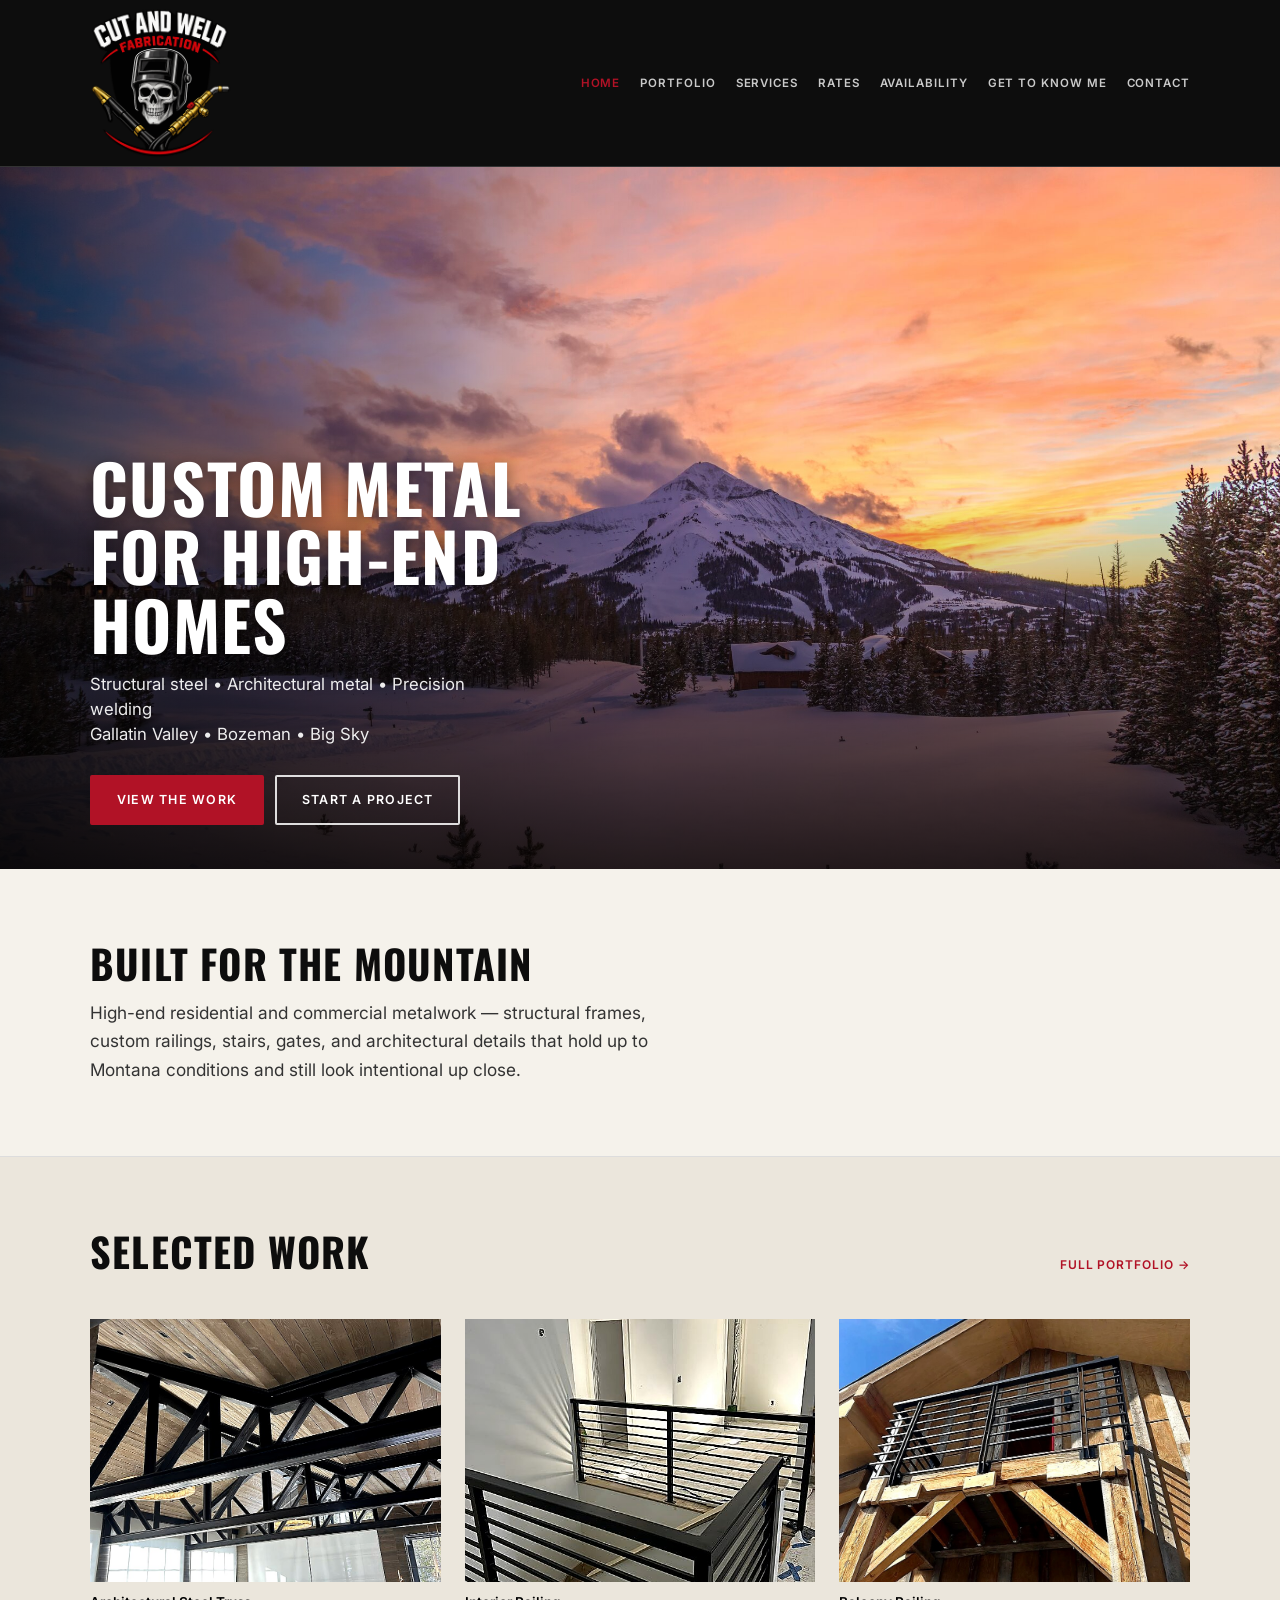
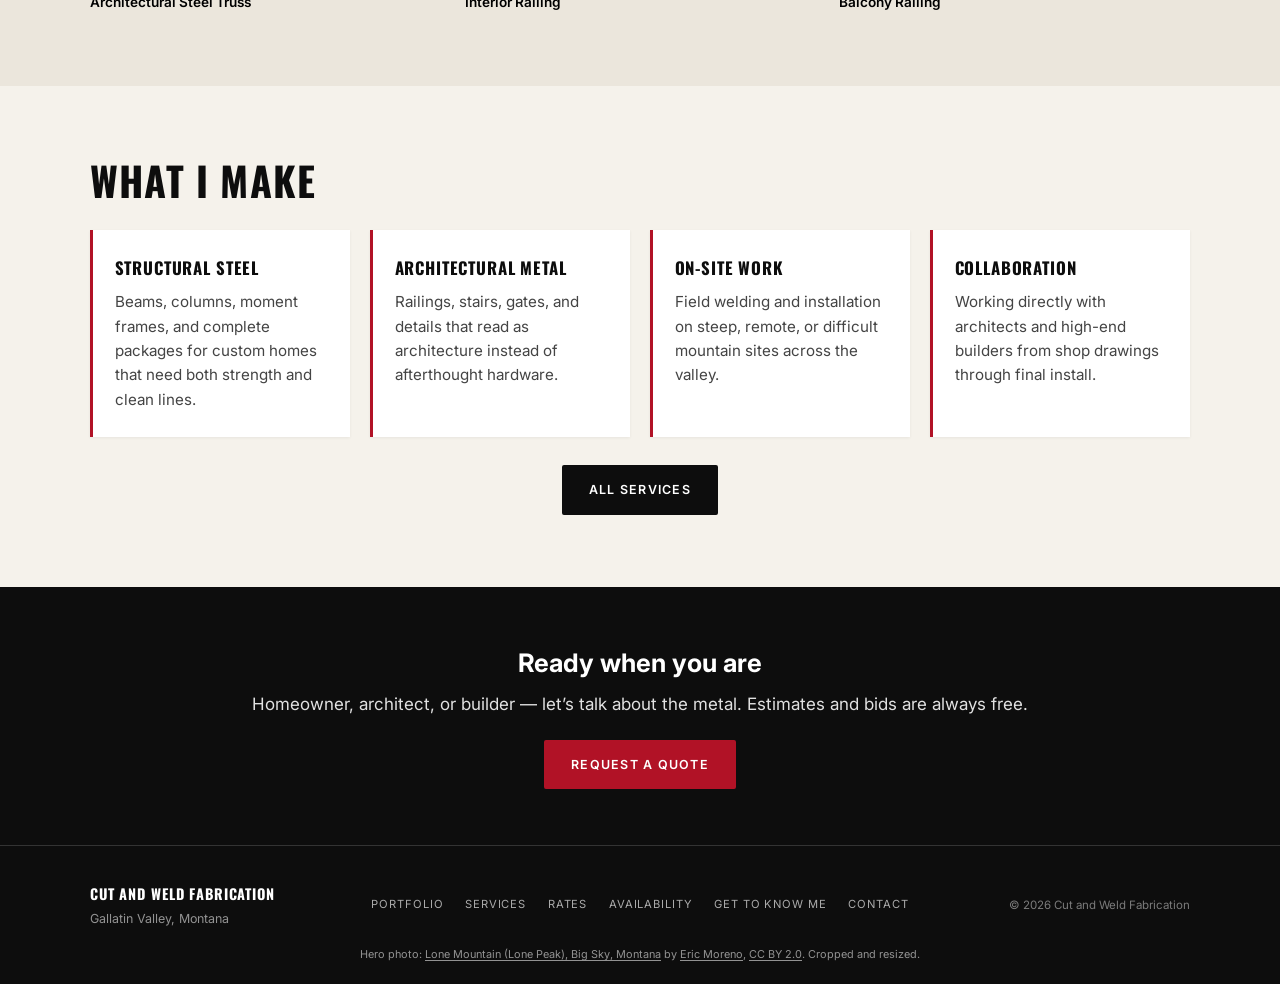
<file: index.html>
<!DOCTYPE html>
<html lang="en">
<head>
  <meta charset="UTF-8">
  <meta name="viewport" content="width=device-width, initial-scale=1.0">
  <title>CUT AND WELD FABRICATION | High-End Metalwork | Gallatin Valley, MT</title>
  <meta name="description" content="Custom structural and architectural metal fabrication for high-end residential and commercial projects in the Gallatin Valley, Bozeman, and Big Sky, Montana.">
  <link rel="stylesheet" href="styles.css">
  <link rel="preload" as="image" href="images/lone-peak.jpg" media="(min-width: 721px)">
  <link rel="preload" as="image" href="images/lone-peak-1280.jpg" media="(max-width: 720px)">
  <link rel="icon" type="image/png" href="favicon.png">
  <link rel="apple-touch-icon" href="apple-touch-icon.png">
</head>
<body>
  <header class="site-header">
    <div class="container header-inner">
      <a href="index.html" class="logo logo-img">
        <img src="logo.png" alt="Cut and Weld Fabrication" class="logo-svg" width="600" height="637">
      </a>
      <button class="nav-toggle" aria-label="Toggle menu">☰</button>
      <nav class="main-nav">
        <a href="index.html" class="active">Home</a>
        <a href="portfolio.html">Portfolio</a>
        <a href="services.html">Services</a>
        <a href="rates.html">Rates</a>
        <a href="availability.html">Availability</a>
        <a href="about.html">Get to Know Me</a>
        <a href="contact.html">Contact</a>
      </nav>
    </div>
  </header>

  <section class="hero">
    <div class="container hero-content">
      <h1>Custom Metal<br>for High-End<br>Homes</h1>
      <p class="hero-sub">Structural steel • Architectural metal • Precision welding<br>Gallatin Valley • Bozeman • Big Sky</p>
      <div class="hero-ctas">
        <a href="portfolio.html" class="btn btn-primary">View the Work</a>
        <a href="contact.html" class="btn btn-outline">Start a Project</a>
      </div>
    </div>
  </section>

  <section class="section credibility">
    <div class="container">
      <h2>Built for the Mountain</h2>
      <p class="lead">High-end residential and commercial metalwork — structural frames, custom railings, stairs, gates, and architectural details that hold up to Montana conditions and still look intentional up close.</p>
    </div>
  </section>

  <section class="section featured bg-cream">
    <div class="container">
      <div class="section-header">
        <h2>Selected Work</h2>
        <a href="portfolio.html" class="link-arrow">Full Portfolio →</a>
      </div>
      <div class="gallery-grid preview-grid">
        <div class="gallery-item">
          <img src="architectural-truss.jpg" alt="Architectural steel truss" loading="lazy">
          <p>Architectural Steel Truss</p>
        </div>
        <div class="gallery-item">
          <img src="railing-interior-horizontal.jpg" alt="Interior railing" loading="lazy">
          <p>Interior Railing</p>
        </div>
        <div class="gallery-item">
          <img src="balcony-railing.jpg" alt="Balcony railing" loading="lazy">
          <p>Balcony Railing</p>
        </div>
      </div>
    </div>
  </section>

  <section class="section services-snap">
    <div class="container">
      <h2>What I Make</h2>
      <div class="services-grid">
        <div class="service-card">
          <h3>Structural Steel</h3>
          <p>Beams, columns, moment frames, and complete packages for custom homes that need both strength and clean lines.</p>
        </div>
        <div class="service-card">
          <h3>Architectural Metal</h3>
          <p>Railings, stairs, gates, and details that read as architecture instead of afterthought hardware.</p>
        </div>
        <div class="service-card">
          <h3>On-Site Work</h3>
          <p>Field welding and installation on steep, remote, or difficult mountain sites across the valley.</p>
        </div>
        <div class="service-card">
          <h3>Collaboration</h3>
          <p>Working directly with architects and high-end builders from shop drawings through final install.</p>
        </div>
      </div>
      <div class="text-center mt-2">
        <a href="services.html" class="btn btn-dark">All Services</a>
      </div>
    </div>
  </section>

  <section class="cta-band">
    <div class="container">
      <h2>Ready when you are</h2>
      <p>Homeowner, architect, or builder — let’s talk about the metal. Estimates and bids are always free.</p>
      <a href="contact.html" class="btn btn-primary">Request a Quote</a>
    </div>
  </section>

  <footer class="site-footer">
    <div class="container footer-inner">
      <div class="footer-brand">
        <strong>CUT AND WELD FABRICATION</strong>
        <p>Gallatin Valley, Montana</p>
      </div>
      <div class="footer-links">
        <a href="portfolio.html">Portfolio</a>
        <a href="services.html">Services</a>
        <a href="rates.html">Rates</a>
        <a href="availability.html">Availability</a>
        <a href="about.html">Get to Know Me</a>
        <a href="contact.html">Contact</a>
      </div>
      <div class="footer-copy">
        <p>&copy; 2026 Cut and Weld Fabrication</p>
      </div>
    </div>
    <div class="container">
      <p class="photo-credit">Hero photo: <a href="https://commons.wikimedia.org/wiki/File:Lone_Mountain_Sunset_(32727260230).jpg">Lone Mountain (Lone Peak), Big Sky, Montana</a> by <a href="https://www.flickr.com/photos/emotakespictures/32727260230/">Eric Moreno</a>, <a href="https://creativecommons.org/licenses/by/2.0/">CC BY 2.0</a>. Cropped and resized.</p>
    </div>
  </footer>

  <div class="email-popup-overlay" id="emailPopup" aria-hidden="true">
    <div class="email-popup" role="dialog" aria-labelledby="popup-title">
      <button type="button" class="email-popup-close" id="popupClose" aria-label="Close">&times;</button>
      <h3 id="popup-title">Stay Connected</h3>
      <p>Get updates on availability and project highlights from Cut and Weld Fabrication.</p>
      <form id="popupEmailForm" action="mailto:cutandweldfab@gmail.com" method="POST" enctype="text/plain">
        <input type="email" name="email" placeholder="Your email" required>
        <button type="submit" class="btn btn-primary">Join the List</button>
      </form>
    </div>
  </div>

  <script src="script.js"></script>
</body>
</html>
</file>
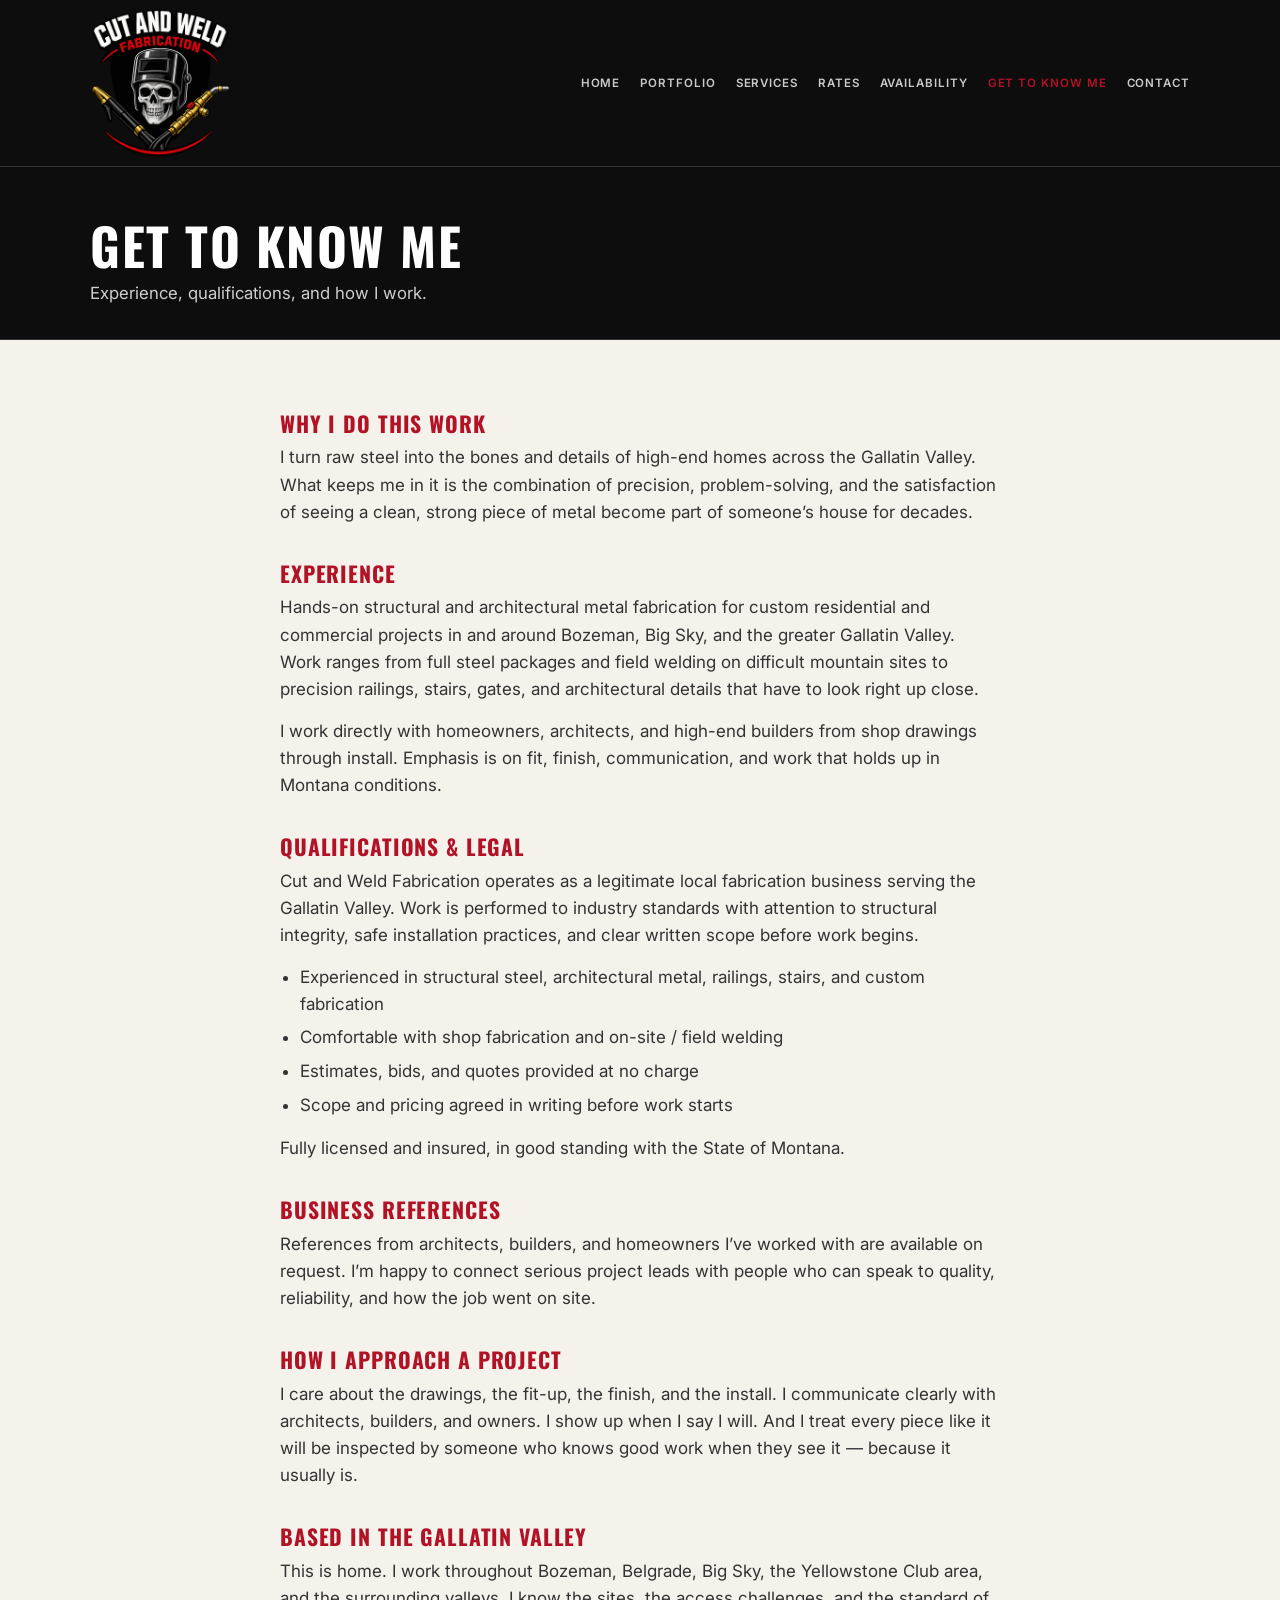
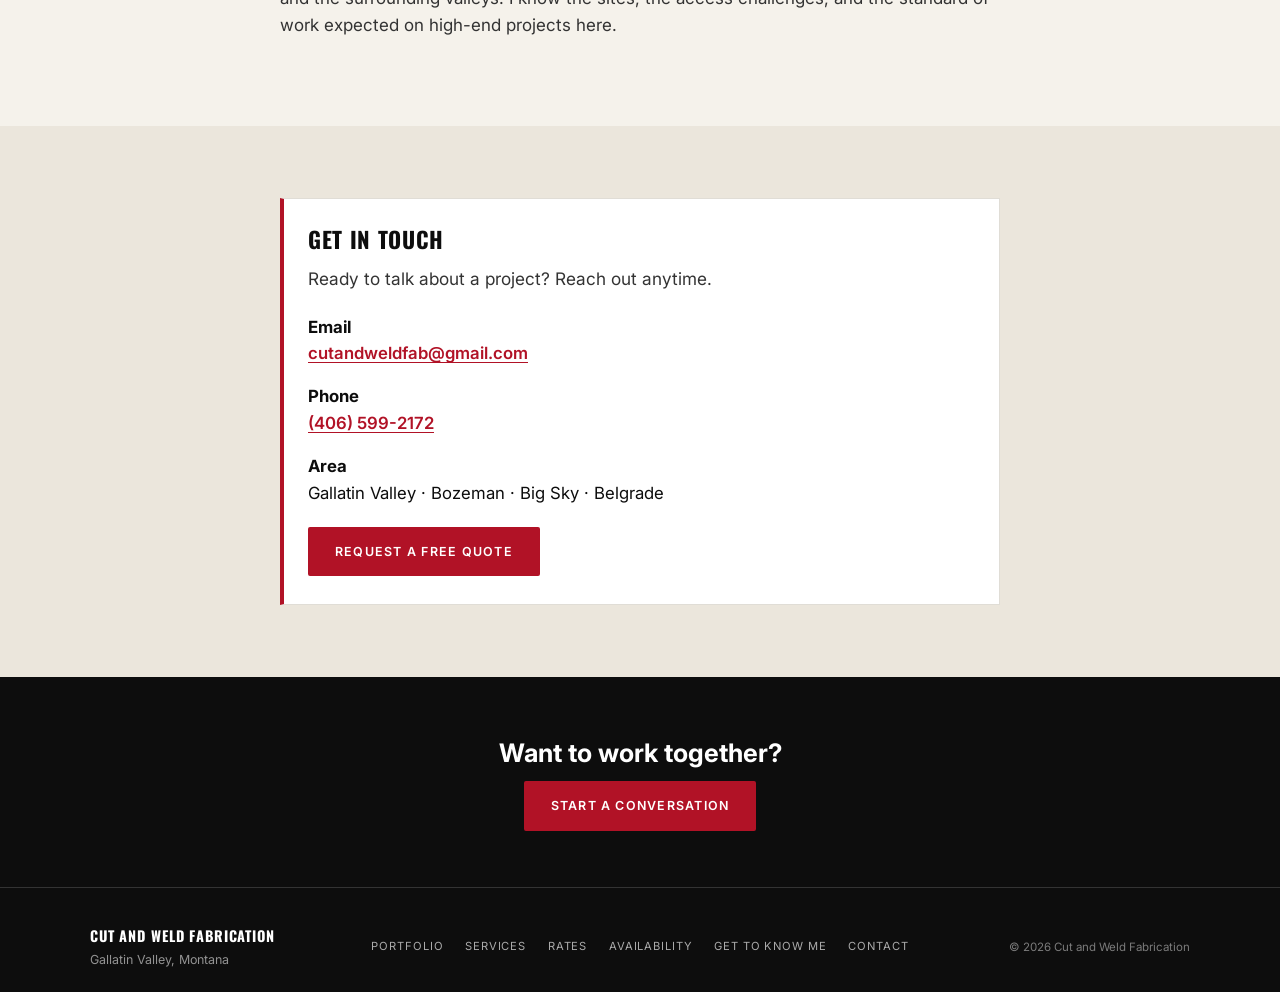
<file: about.html>
<!DOCTYPE html>
<html lang="en">
<head>
  <meta charset="UTF-8">
  <meta name="viewport" content="width=device-width, initial-scale=1.0">
  <title>Get to Know Me | CUT AND WELD FABRICATION</title>
  <meta name="description" content="Experience, qualifications, and references for Cut and Weld Fabrication — high-end metalwork in the Gallatin Valley, Montana.">
  <link rel="stylesheet" href="styles.css">
  <link rel="icon" type="image/png" href="favicon.png">
  <link rel="apple-touch-icon" href="apple-touch-icon.png">
</head>
<body>
  <header class="site-header">
    <div class="container header-inner">
      <a href="index.html" class="logo logo-img">
        <img src="logo.png" alt="Cut and Weld Fabrication" class="logo-svg" width="600" height="637">
      </a>
      <button class="nav-toggle" aria-label="Toggle menu">☰</button>
      <nav class="main-nav">
        <a href="index.html">Home</a>
        <a href="portfolio.html">Portfolio</a>
        <a href="services.html">Services</a>
        <a href="rates.html">Rates</a>
        <a href="availability.html">Availability</a>
        <a href="about.html" class="active">Get to Know Me</a>
        <a href="contact.html">Contact</a>
      </nav>
    </div>
  </header>

  <section class="page-hero">
    <div class="container">
      <h1>Get to Know Me</h1>
      <p>Experience, qualifications, and how I work.</p>
    </div>
  </section>

  <section class="section">
    <div class="container narrow">
      <div class="about-content">
        <h2>Why I Do This Work</h2>
        <p>I turn raw steel into the bones and details of high-end homes across the Gallatin Valley. What keeps me in it is the combination of precision, problem-solving, and the satisfaction of seeing a clean, strong piece of metal become part of someone’s house for decades.</p>

        <h2>Experience</h2>
        <p>Hands-on structural and architectural metal fabrication for custom residential and commercial projects in and around Bozeman, Big Sky, and the greater Gallatin Valley. Work ranges from full steel packages and field welding on difficult mountain sites to precision railings, stairs, gates, and architectural details that have to look right up close.</p>
        <p>I work directly with homeowners, architects, and high-end builders from shop drawings through install. Emphasis is on fit, finish, communication, and work that holds up in Montana conditions.</p>

        <h2>Qualifications & Legal</h2>
        <p>Cut and Weld Fabrication operates as a legitimate local fabrication business serving the Gallatin Valley. Work is performed to industry standards with attention to structural integrity, safe installation practices, and clear written scope before work begins.</p>
        <ul class="qual-list">
          <li>Experienced in structural steel, architectural metal, railings, stairs, and custom fabrication</li>
          <li>Comfortable with shop fabrication and on-site / field welding</li>
          <li>Estimates, bids, and quotes provided at no charge</li>
          <li>Scope and pricing agreed in writing before work starts</li>
        </ul>
        <p>Fully licensed and insured, in good standing with the State of Montana.</p>

        <h2>Business References</h2>
        <p>References from architects, builders, and homeowners I’ve worked with are available on request. I’m happy to connect serious project leads with people who can speak to quality, reliability, and how the job went on site.</p>

        <h2>How I Approach a Project</h2>
        <p>I care about the drawings, the fit-up, the finish, and the install. I communicate clearly with architects, builders, and owners. I show up when I say I will. And I treat every piece like it will be inspected by someone who knows good work when they see it — because it usually is.</p>

        <h2>Based in the Gallatin Valley</h2>
        <p>This is home. I work throughout Bozeman, Belgrade, Big Sky, the Yellowstone Club area, and the surrounding valleys. I know the sites, the access challenges, and the standard of work expected on high-end projects here.</p>
      </div>
    </div>
  </section>

  <section class="section bg-cream">
    <div class="container narrow">
      <div class="contact-spotlight">
        <h2>Get in Touch</h2>
        <p class="lead" style="margin-bottom:1.25rem">Ready to talk about a project? Reach out anytime.</p>
        <p class="contact-line"><strong>Email</strong><br><a href="mailto:cutandweldfab@gmail.com">cutandweldfab@gmail.com</a></p>
        <p class="contact-line"><strong>Phone</strong><br><a href="tel:+14065992172">(406) 599-2172</a></p>
        <p class="contact-line"><strong>Area</strong><br>Gallatin Valley · Bozeman · Big Sky · Belgrade</p>
        <p style="margin-top:1.25rem"><a href="contact.html" class="btn btn-primary">Request a Free Quote</a></p>
      </div>
    </div>
  </section>

  <section class="cta-band">
    <div class="container">
      <h2>Want to work together?</h2>
      <a href="contact.html" class="btn btn-primary">Start a Conversation</a>
    </div>
  </section>

  <footer class="site-footer">
    <div class="container footer-inner">
      <div class="footer-brand">
        <strong>CUT AND WELD FABRICATION</strong>
        <p>Gallatin Valley, Montana</p>
      </div>
      <div class="footer-links">
        <a href="portfolio.html">Portfolio</a>
        <a href="services.html">Services</a>
        <a href="rates.html">Rates</a>
        <a href="availability.html">Availability</a>
        <a href="about.html">Get to Know Me</a>
        <a href="contact.html">Contact</a>
      </div>
      <div class="footer-copy">
        <p>&copy; 2026 Cut and Weld Fabrication</p>
      </div>
    </div>
  </footer>
  <script src="script.js"></script>
</body>
</html>
</file>
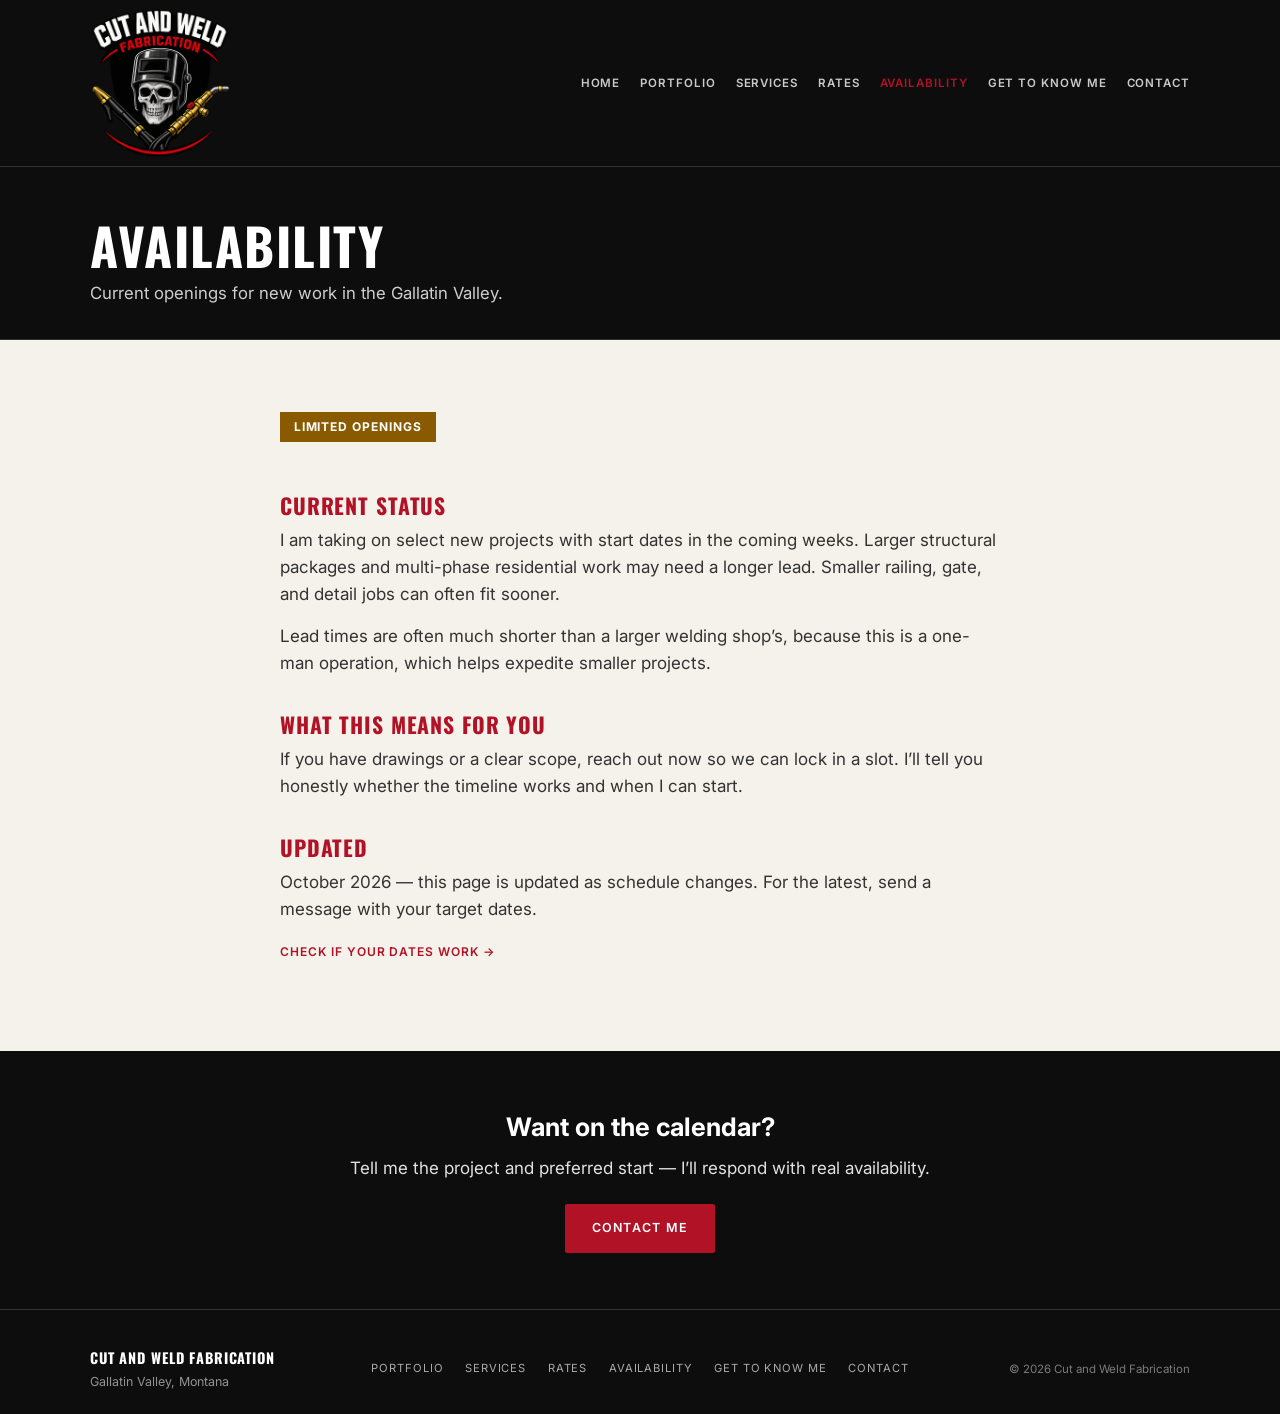
<file: availability.html>
<!DOCTYPE html>
<html lang="en">
<head>
  <meta charset="UTF-8">
  <meta name="viewport" content="width=device-width, initial-scale=1.0">
  <title>Availability | CUT AND WELD FABRICATION</title>
  <meta name="description" content="Current project availability for Cut and Weld Fabrication in the Gallatin Valley.">
  <link rel="stylesheet" href="styles.css">
  <link rel="icon" type="image/png" href="favicon.png">
  <link rel="apple-touch-icon" href="apple-touch-icon.png">
</head>
<body>
  <header class="site-header">
    <div class="container header-inner">
      <a href="index.html" class="logo logo-img">
        <img src="logo.png" alt="Cut and Weld Fabrication" class="logo-svg" width="600" height="637">
      </a>
      <button class="nav-toggle" aria-label="Toggle menu">☰</button>
      <nav class="main-nav">
        <a href="index.html">Home</a>
        <a href="portfolio.html">Portfolio</a>
        <a href="services.html">Services</a>
        <a href="rates.html">Rates</a>
        <a href="availability.html" class="active">Availability</a>
        <a href="about.html">Get to Know Me</a>
        <a href="contact.html">Contact</a>
      </nav>
    </div>
  </header>

  <section class="page-hero">
    <div class="container">
      <h1>Availability</h1>
      <p>Current openings for new work in the Gallatin Valley.</p>
    </div>
  </section>

  <section class="section">
    <div class="container narrow content-block">
      <span class="availability-status limited">Limited openings</span>

      <h2>Current status</h2>
      <p>I am taking on select new projects with start dates in the coming weeks. Larger structural packages and multi-phase residential work may need a longer lead. Smaller railing, gate, and detail jobs can often fit sooner.</p>
      <p>Lead times are often much shorter than a larger welding shop’s, because this is a one-man operation, which helps expedite smaller projects.</p>

      <h2>What this means for you</h2>
      <p>If you have drawings or a clear scope, reach out now so we can lock in a slot. I’ll tell you honestly whether the timeline works and when I can start.</p>

      <h2>Updated</h2>
      <p>October 2026 — this page is updated as schedule changes. For the latest, send a message with your target dates.</p>

      <p><a href="contact.html" class="link-arrow">Check if your dates work →</a></p>
    </div>
  </section>

  <section class="cta-band">
    <div class="container">
      <h2>Want on the calendar?</h2>
      <p>Tell me the project and preferred start — I’ll respond with real availability.</p>
      <a href="contact.html" class="btn btn-primary">Contact Me</a>
    </div>
  </section>

  <footer class="site-footer">
    <div class="container footer-inner">
      <div class="footer-brand">
        <strong>CUT AND WELD FABRICATION</strong>
        <p>Gallatin Valley, Montana</p>
      </div>
      <div class="footer-links">
        <a href="portfolio.html">Portfolio</a>
        <a href="services.html">Services</a>
        <a href="rates.html">Rates</a>
        <a href="availability.html">Availability</a>
        <a href="about.html">Get to Know Me</a>
        <a href="contact.html">Contact</a>
      </div>
      <div class="footer-copy">
        <p>&copy; 2026 Cut and Weld Fabrication</p>
      </div>
    </div>
  </footer>
  <script src="script.js"></script>
</body>
</html>
</file>
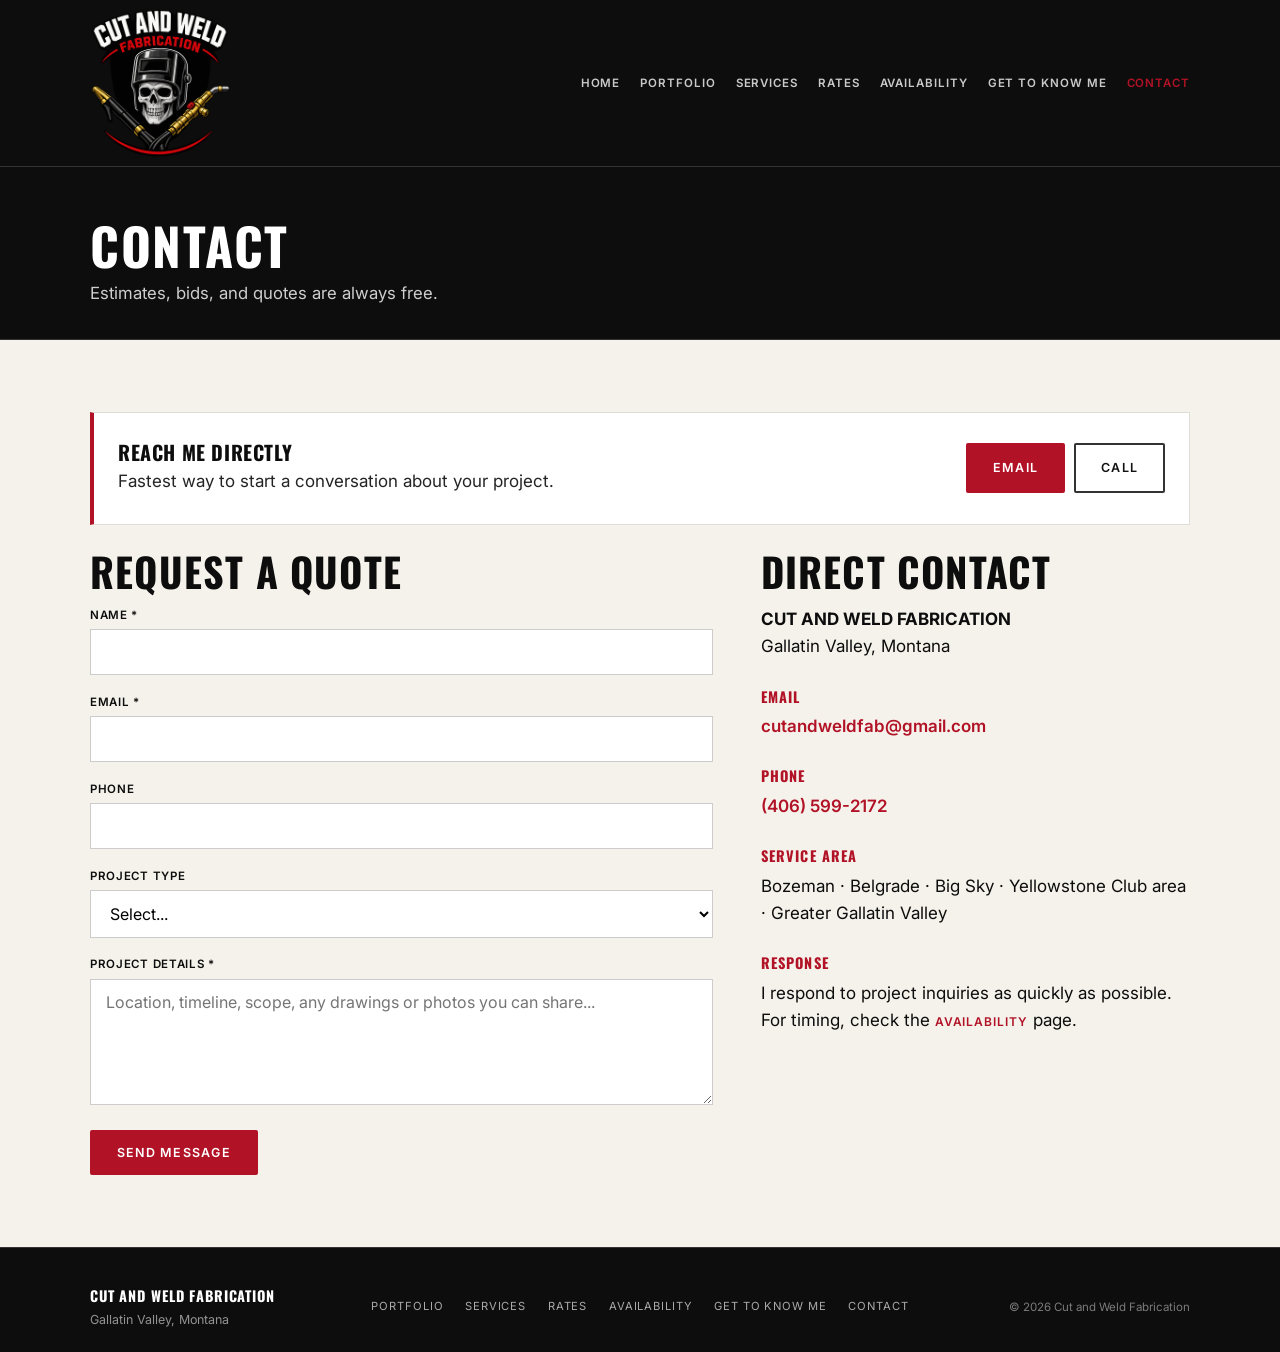
<file: contact.html>
<!DOCTYPE html>
<html lang="en">
<head>
  <meta charset="UTF-8">
  <meta name="viewport" content="width=device-width, initial-scale=1.0">
  <title>Contact | CUT AND WELD FABRICATION</title>
  <meta name="description" content="Request a quote or get in touch with Cut and Weld Fabrication for custom metalwork in the Gallatin Valley, Montana.">
  <link rel="stylesheet" href="styles.css">
  <link rel="icon" type="image/png" href="favicon.png">
  <link rel="apple-touch-icon" href="apple-touch-icon.png">
</head>
<body>
  <header class="site-header">
    <div class="container header-inner">
      <a href="index.html" class="logo logo-img">
        <img src="logo.png" alt="Cut and Weld Fabrication" class="logo-svg" width="600" height="637">
      </a>
      <button class="nav-toggle" aria-label="Toggle menu">☰</button>
      <nav class="main-nav">
        <a href="index.html">Home</a>
        <a href="portfolio.html">Portfolio</a>
        <a href="services.html">Services</a>
        <a href="rates.html">Rates</a>
        <a href="availability.html">Availability</a>
        <a href="about.html">Get to Know Me</a>
        <a href="contact.html" class="active">Contact</a>
      </nav>
    </div>
  </header>

  <section class="page-hero">
    <div class="container">
      <h1>Contact</h1>
      <p>Estimates, bids, and quotes are always free.</p>
    </div>
  </section>

  <section class="section" style="padding-bottom:1.5rem">
    <div class="container">
      <div class="contact-spotlight contact-bar">
        <div>
          <h2 style="margin:0 0 .35rem;font-size:1.25rem">Reach Me Directly</h2>
          <p style="margin:0;opacity:.9">Fastest way to start a conversation about your project.</p>
        </div>
        <div class="contact-bar-links">
          <a href="mailto:cutandweldfab@gmail.com" class="btn btn-primary">Email</a>
          <a href="tel:+14065992172" class="btn btn-outline" style="border-color:#333;color:#111">Call</a>
        </div>
      </div>
    </div>
  </section>

  <section class="section" style="padding-top:0">
    <div class="container contact-grid">
      <div class="contact-form-wrap">
        <h2>Request a Quote</h2>
        <form class="contact-form" id="quoteForm" action="mailto:cutandweldfab@gmail.com" method="POST" enctype="text/plain">
          <div class="form-row">
            <label for="name">Name *</label>
            <input type="text" id="name" name="name" required>
          </div>
          <div class="form-row">
            <label for="email">Email *</label>
            <input type="email" id="email" name="email" required>
          </div>
          <div class="form-row">
            <label for="phone">Phone</label>
            <input type="tel" id="phone" name="phone">
          </div>
          <div class="form-row">
            <label for="project">Project Type</label>
            <select id="project" name="project">
              <option value="">Select...</option>
              <option value="structural">Structural Steel</option>
              <option value="architectural">Architectural Metal</option>
              <option value="railings">Railings / Stairs</option>
              <option value="gates">Gates</option>
              <option value="onsite">On-Site Welding</option>
              <option value="other">Other / Not Sure</option>
            </select>
          </div>
          <div class="form-row">
            <label for="message">Project Details *</label>
            <textarea id="message" name="message" rows="5" required placeholder="Location, timeline, scope, any drawings or photos you can share..."></textarea>
          </div>
          <button type="submit" class="btn btn-primary">Send Message</button>
        </form>
      </div>
      <div class="contact-info">
        <h2>Direct Contact</h2>
        <p><strong>CUT AND WELD FABRICATION</strong><br>Gallatin Valley, Montana</p>
        <h3>Email</h3>
        <p><a href="mailto:cutandweldfab@gmail.com">cutandweldfab@gmail.com</a></p>
        <h3>Phone</h3>
        <p><a href="tel:+14065992172">(406) 599-2172</a></p>
        <h3>Service Area</h3>
        <p>Bozeman · Belgrade · Big Sky · Yellowstone Club area · Greater Gallatin Valley</p>
        <h3>Response</h3>
        <p>I respond to project inquiries as quickly as possible. For timing, check the <a href="availability.html" class="link-arrow">Availability</a> page.</p>
      </div>
    </div>
  </section>

  <footer class="site-footer">
    <div class="container footer-inner">
      <div class="footer-brand">
        <strong>CUT AND WELD FABRICATION</strong>
        <p>Gallatin Valley, Montana</p>
      </div>
      <div class="footer-links">
        <a href="portfolio.html">Portfolio</a>
        <a href="services.html">Services</a>
        <a href="rates.html">Rates</a>
        <a href="availability.html">Availability</a>
        <a href="about.html">Get to Know Me</a>
        <a href="contact.html">Contact</a>
      </div>
      <div class="footer-copy">
        <p>&copy; 2026 Cut and Weld Fabrication</p>
      </div>
    </div>
  </footer>
  <script src="script.js"></script>
</body>
</html>
</file>
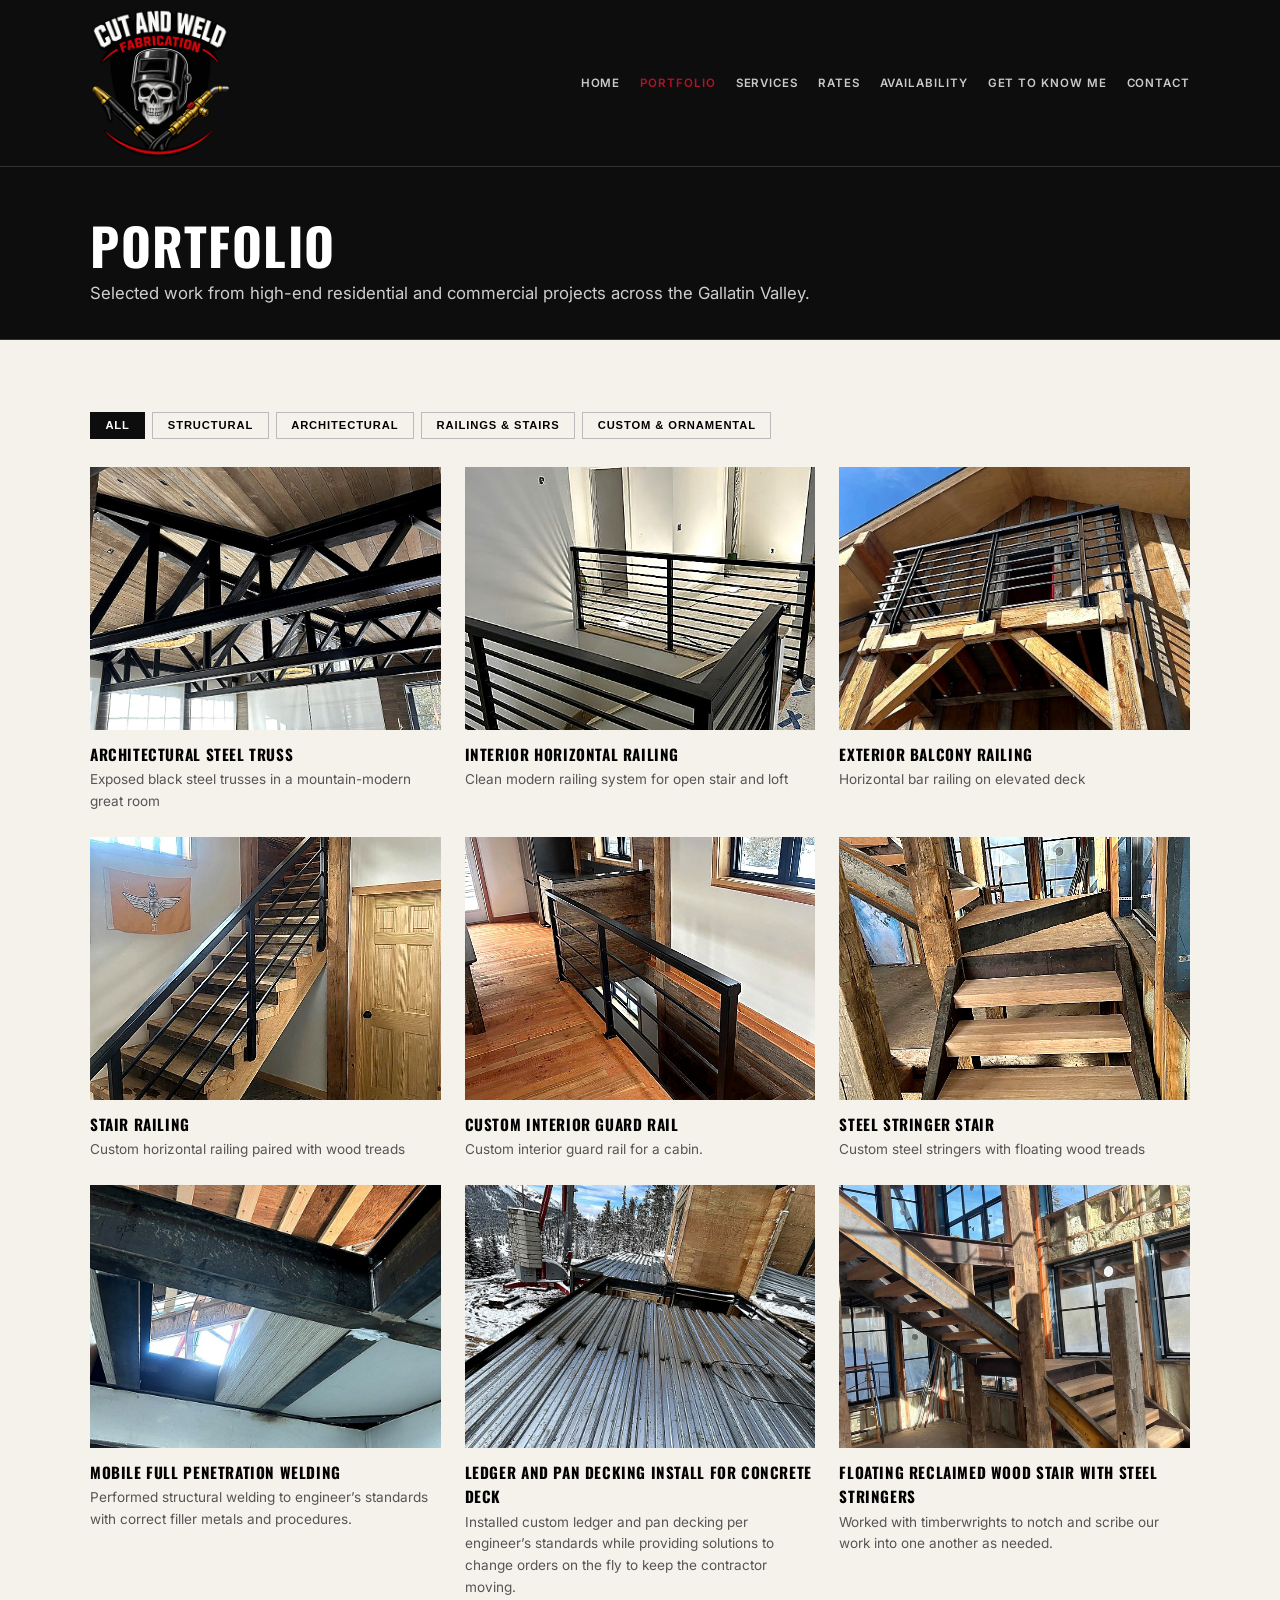
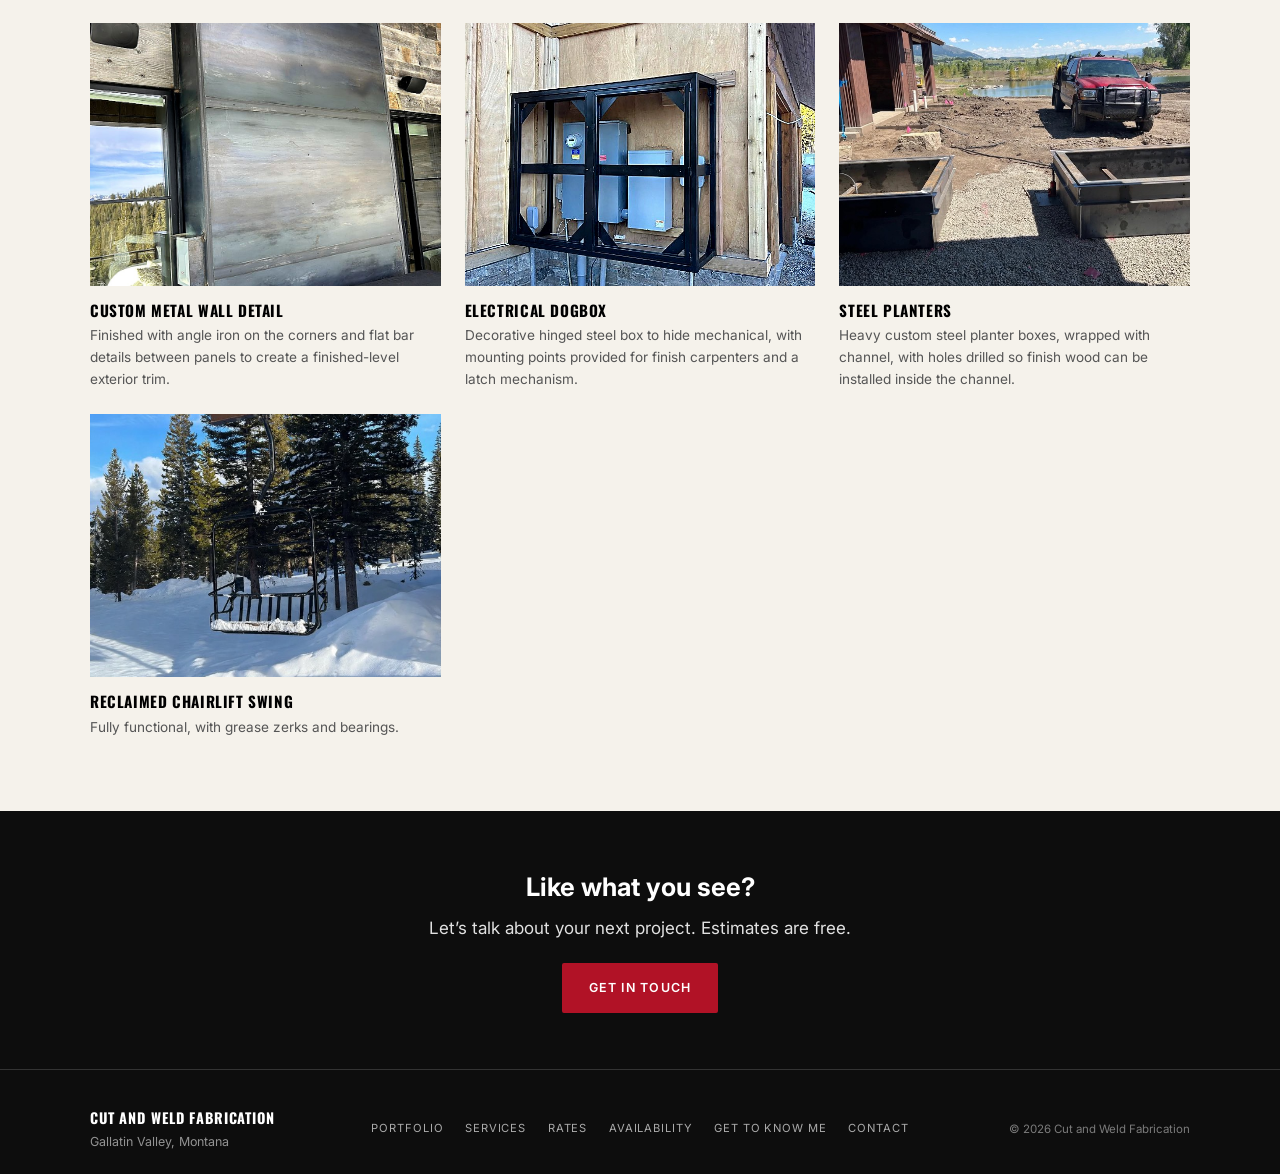
<file: portfolio.html>
<!DOCTYPE html>
<html lang="en">
<head>
  <meta charset="UTF-8">
  <meta name="viewport" content="width=device-width, initial-scale=1.0">
  <title>Portfolio | CUT AND WELD FABRICATION</title>
  <meta name="description" content="Portfolio of structural steel, architectural metal, railings, stairs, and custom fabrication by Cut and Weld Fabrication in the Gallatin Valley.">
  <link rel="stylesheet" href="styles.css">
  <link rel="icon" type="image/png" href="favicon.png">
  <link rel="apple-touch-icon" href="apple-touch-icon.png">
</head>
<body>
  <header class="site-header">
    <div class="container header-inner">
      <a href="index.html" class="logo logo-img">
        <img src="logo.png" alt="Cut and Weld Fabrication" class="logo-svg" width="600" height="637">
      </a>
      <button class="nav-toggle" aria-label="Toggle menu">☰</button>
      <nav class="main-nav">
        <a href="index.html">Home</a>
        <a href="portfolio.html" class="active">Portfolio</a>
        <a href="services.html">Services</a>
        <a href="rates.html">Rates</a>
        <a href="availability.html">Availability</a>
        <a href="about.html">Get to Know Me</a>
        <a href="contact.html">Contact</a>
      </nav>
    </div>
  </header>
  <section class="page-hero">
    <div class="container">
      <h1>Portfolio</h1>
      <p>Selected work from high-end residential and commercial projects across the Gallatin Valley.</p>
    </div>
  </section>
  <section class="section">
    <div class="container">
      <div class="filter-bar">
        <button class="filter-btn active" data-filter="all">All</button>
        <button class="filter-btn" data-filter="structural">Structural</button>
        <button class="filter-btn" data-filter="architectural">Architectural</button>
        <button class="filter-btn" data-filter="railings">Railings & Stairs</button>
        <button class="filter-btn" data-filter="custom">Custom & Ornamental</button>
      </div>
      <div class="gallery-grid" id="portfolio-grid">
        <div class="gallery-item" data-category="architectural">
          <img src="architectural-truss.jpg" alt="Black steel architectural truss" loading="lazy">
          <div class="gallery-info">
            <h3>Architectural Steel Truss</h3>
            <p>Exposed black steel trusses in a mountain-modern great room</p>
          </div>
        </div>
        <div class="gallery-item" data-category="railings">
          <img src="railing-interior-horizontal.jpg" alt="Interior horizontal bar railing" loading="lazy">
          <div class="gallery-info">
            <h3>Interior Horizontal Railing</h3>
            <p>Clean modern railing system for open stair and loft</p>
          </div>
        </div>
        <div class="gallery-item" data-category="railings">
          <img src="balcony-railing.jpg" alt="Exterior balcony railing" loading="lazy">
          <div class="gallery-info">
            <h3>Exterior Balcony Railing</h3>
            <p>Horizontal bar railing on elevated deck</p>
          </div>
        </div>
        <div class="gallery-item" data-category="railings">
          <img src="stair-railing.jpg" alt="Stair railing with horizontal bars" loading="lazy">
          <div class="gallery-info">
            <h3>Stair Railing</h3>
            <p>Custom horizontal railing paired with wood treads</p>
          </div>
        </div>
        <div class="gallery-item" data-category="railings">
          <img src="railing-interior-guard.jpg" alt="Custom interior guard rail" loading="lazy">
          <div class="gallery-info">
            <h3>Custom Interior Guard Rail</h3>
            <p>Custom interior guard rail for a cabin.</p>
          </div>
        </div>
        <div class="gallery-item" data-category="railings">
          <img src="steel-stringer-stair.jpg" alt="Steel stringer stair" loading="lazy">
          <div class="gallery-info">
            <h3>Steel Stringer Stair</h3>
            <p>Custom steel stringers with floating wood treads</p>
          </div>
        </div>
        <div class="gallery-item" data-category="structural">
          <img src="structural-beam.jpg" alt="Mobile full penetration welding" loading="lazy">
          <div class="gallery-info">
            <h3>Mobile Full Penetration Welding</h3>
            <p>Performed structural welding to engineer’s standards with correct filler metals and procedures.</p>
          </div>
        </div>
        <div class="gallery-item" data-category="structural">
          <img src="structural-roof-deck.jpg" alt="Ledger and pan decking install for concrete deck" loading="lazy">
          <div class="gallery-info">
            <h3>Ledger and Pan Decking Install for Concrete Deck</h3>
            <p>Installed custom ledger and pan decking per engineer’s standards while providing solutions to change orders on the fly to keep the contractor moving.</p>
          </div>
        </div>
        <div class="gallery-item" data-category="structural">
          <img src="structural-stair-open.jpg" alt="Floating reclaimed wood stair with steel stringers" loading="lazy">
          <div class="gallery-info">
            <h3>Floating Reclaimed Wood Stair with Steel Stringers</h3>
            <p>Worked with timberwrights to notch and scribe our work into one another as needed.</p>
          </div>
        </div>
        <div class="gallery-item" data-category="architectural">
          <img src="metal-cladding.jpg" alt="Custom metal wall detail" loading="lazy">
          <div class="gallery-info">
            <h3>Custom Metal Wall Detail</h3>
            <p>Finished with angle iron on the corners and flat bar details between panels to create a finished-level exterior trim.</p>
          </div>
        </div>
        <div class="gallery-item" data-category="custom">
          <img src="equipment-enclosure.jpg" alt="Electrical dogbox" loading="lazy">
          <div class="gallery-info">
            <h3>Electrical Dogbox</h3>
            <p>Decorative hinged steel box to hide mechanical, with mounting points provided for finish carpenters and a latch mechanism.</p>
          </div>
        </div>
        <div class="gallery-item" data-category="custom">
          <img src="steel-planters.jpg" alt="Steel planters" loading="lazy">
          <div class="gallery-info">
            <h3>Steel Planters</h3>
            <p>Heavy custom steel planter boxes, wrapped with channel, with holes drilled so finish wood can be installed inside the channel.</p>
          </div>
        </div>
        <div class="gallery-item" data-category="custom">
          <img src="custom-swing.jpg" alt="Reclaimed chairlift swing" loading="lazy">
          <div class="gallery-info">
            <h3>Reclaimed Chairlift Swing</h3>
            <p>Fully functional, with grease zerks and bearings.</p>
          </div>
        </div>
      </div>
    </div>
  </section>
  <section class="cta-band">
    <div class="container">
      <h2>Like what you see?</h2>
      <p>Let’s talk about your next project. Estimates are free.</p>
      <a href="contact.html" class="btn btn-primary">Get in Touch</a>
    </div>
  </section>
  <footer class="site-footer">
    <div class="container footer-inner">
      <div class="footer-brand">
        <strong>CUT AND WELD FABRICATION</strong>
        <p>Gallatin Valley, Montana</p>
      </div>
      <div class="footer-links">
        <a href="portfolio.html">Portfolio</a>
        <a href="services.html">Services</a>
        <a href="rates.html">Rates</a>
        <a href="availability.html">Availability</a>
        <a href="about.html">Get to Know Me</a>
        <a href="contact.html">Contact</a>
      </div>
      <div class="footer-copy">
        <p>&copy; 2026 Cut and Weld Fabrication</p>
      </div>
    </div>
  </footer>
  <script src="script.js"></script>
</body>
</html>
</file>
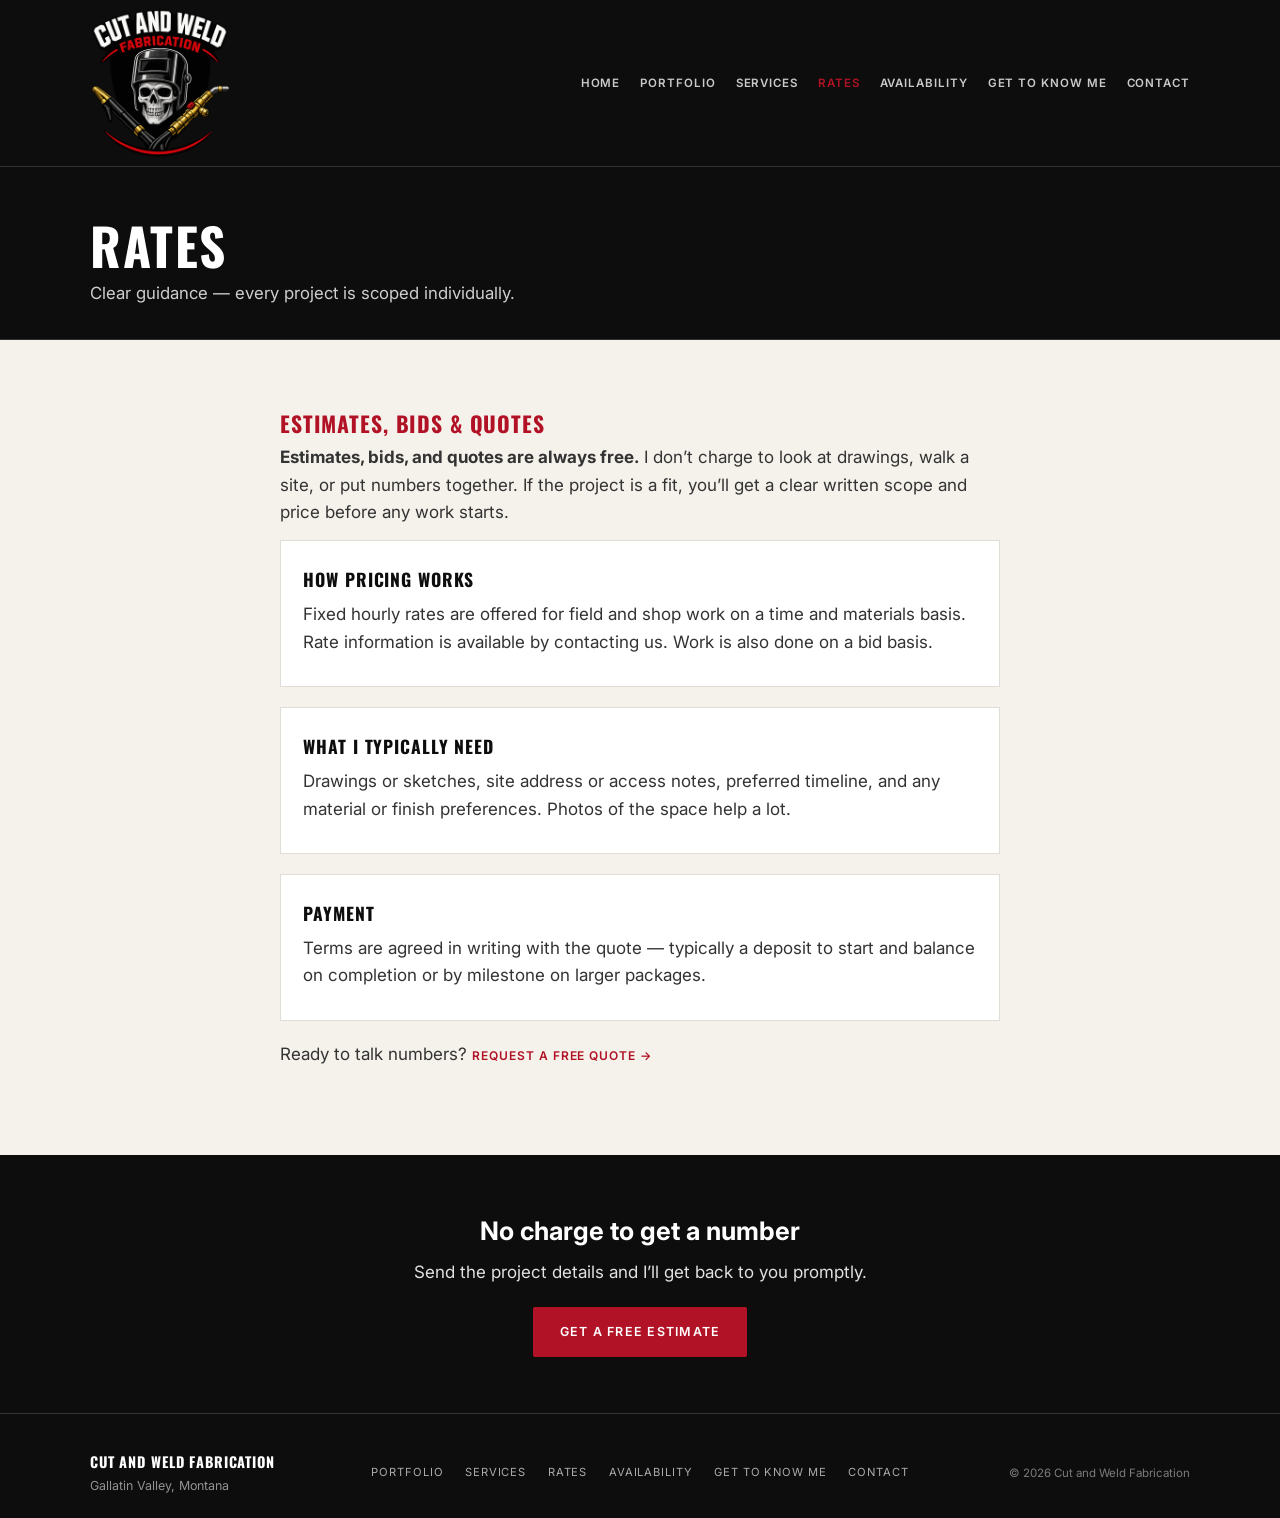
<file: rates.html>
<!DOCTYPE html>
<html lang="en">
<head>
  <meta charset="UTF-8">
  <meta name="viewport" content="width=device-width, initial-scale=1.0">
  <title>Rates | CUT AND WELD FABRICATION</title>
  <meta name="description" content="Pricing guidance for custom metal fabrication in the Gallatin Valley. Estimates, bids, and quotes are always free.">
  <link rel="stylesheet" href="styles.css">
  <link rel="icon" type="image/png" href="favicon.png">
  <link rel="apple-touch-icon" href="apple-touch-icon.png">
</head>
<body>
  <header class="site-header">
    <div class="container header-inner">
      <a href="index.html" class="logo logo-img">
        <img src="logo.png" alt="Cut and Weld Fabrication" class="logo-svg" width="600" height="637">
      </a>
      <button class="nav-toggle" aria-label="Toggle menu">☰</button>
      <nav class="main-nav">
        <a href="index.html">Home</a>
        <a href="portfolio.html">Portfolio</a>
        <a href="services.html">Services</a>
        <a href="rates.html" class="active">Rates</a>
        <a href="availability.html">Availability</a>
        <a href="about.html">Get to Know Me</a>
        <a href="contact.html">Contact</a>
      </nav>
    </div>
  </header>

  <section class="page-hero">
    <div class="container">
      <h1>Rates</h1>
      <p>Clear guidance — every project is scoped individually.</p>
    </div>
  </section>

  <section class="section">
    <div class="container narrow content-block">
      <h2>Estimates, Bids &amp; Quotes</h2>
      <p><strong>Estimates, bids, and quotes are always free.</strong> I don’t charge to look at drawings, walk a site, or put numbers together. If the project is a fit, you’ll get a clear written scope and price before any work starts.</p>

      <div class="rate-card">
        <h3>How pricing works</h3>
        <p>Fixed hourly rates are offered for field and shop work on a time and materials basis. Rate information is available by <a href="contact.html">contacting us</a>. Work is also done on a bid basis.</p>
      </div>

      <div class="rate-card">
        <h3>What I typically need</h3>
        <p>Drawings or sketches, site address or access notes, preferred timeline, and any material or finish preferences. Photos of the space help a lot.</p>
      </div>

      <div class="rate-card">
        <h3>Payment</h3>
        <p>Terms are agreed in writing with the quote — typically a deposit to start and balance on completion or by milestone on larger packages.</p>
      </div>

      <p>Ready to talk numbers? <a href="contact.html" class="link-arrow">Request a free quote →</a></p>
    </div>
  </section>

  <section class="cta-band">
    <div class="container">
      <h2>No charge to get a number</h2>
      <p>Send the project details and I’ll get back to you promptly.</p>
      <a href="contact.html" class="btn btn-primary">Get a Free Estimate</a>
    </div>
  </section>

  <footer class="site-footer">
    <div class="container footer-inner">
      <div class="footer-brand">
        <strong>CUT AND WELD FABRICATION</strong>
        <p>Gallatin Valley, Montana</p>
      </div>
      <div class="footer-links">
        <a href="portfolio.html">Portfolio</a>
        <a href="services.html">Services</a>
        <a href="rates.html">Rates</a>
        <a href="availability.html">Availability</a>
        <a href="about.html">Get to Know Me</a>
        <a href="contact.html">Contact</a>
      </div>
      <div class="footer-copy">
        <p>&copy; 2026 Cut and Weld Fabrication</p>
      </div>
    </div>
  </footer>
  <script src="script.js"></script>
</body>
</html>
</file>
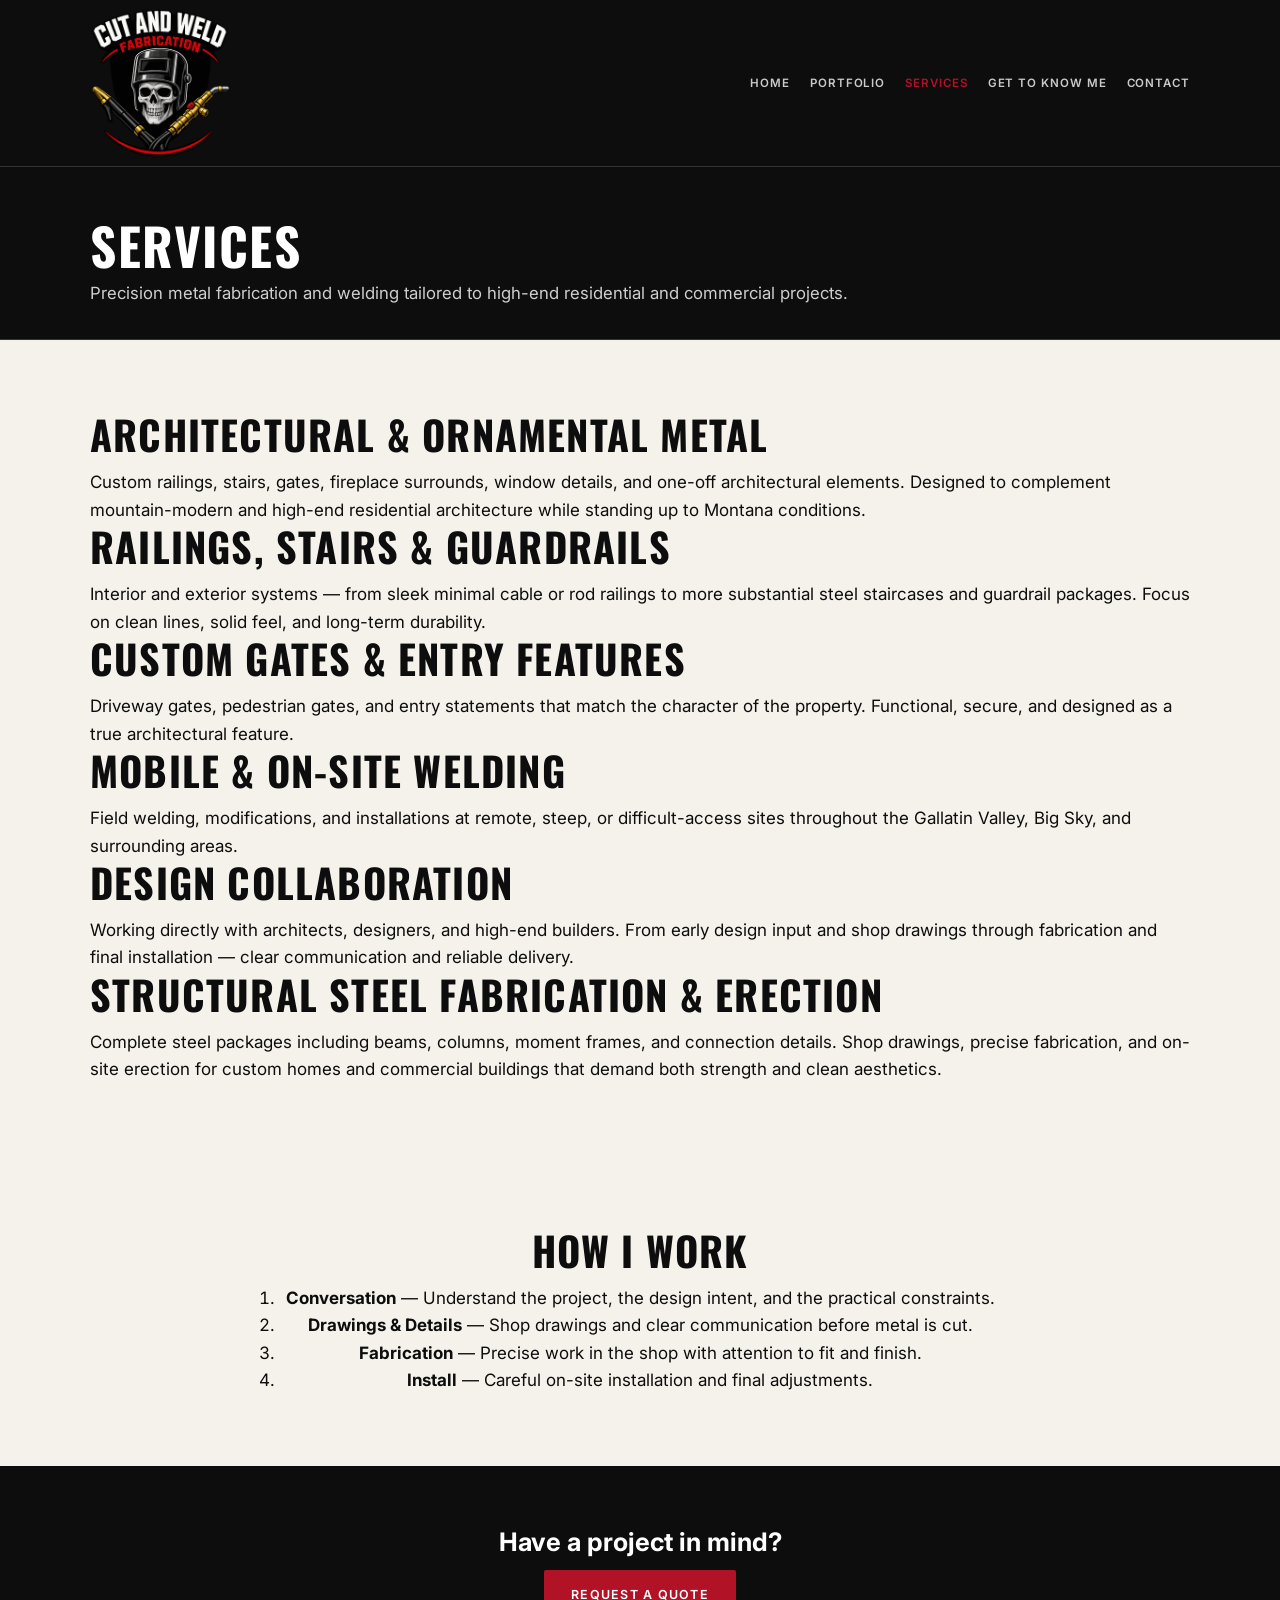
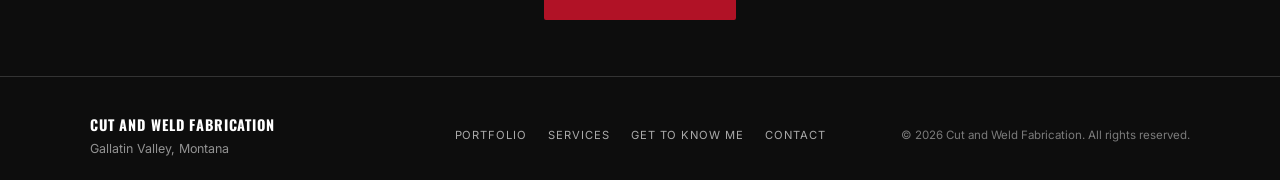
<file: services.html>
<!DOCTYPE html>
<html lang="en">
<head>
  <meta charset="UTF-8">
  <meta name="viewport" content="width=device-width, initial-scale=1.0">
  <title>Services | CUT AND WELD FABRICATION</title>
  <meta name="description" content="Structural steel, architectural metal, custom railings, gates, and on-site welding services for high-end residential and commercial projects in Montana.">
  <link rel="stylesheet" href="styles.css">
  <link rel="icon" type="image/png" href="favicon.png">
  <link rel="apple-touch-icon" href="apple-touch-icon.png">
</head>
<body>
  <header class="site-header">
    <div class="container header-inner">
      <a href="index.html" class="logo logo-img">
        <img src="logo.png" alt="Cut and Weld Fabrication" class="logo-svg" width="600" height="637">
      </a>
      <button class="nav-toggle" aria-label="Toggle menu">☰</button>
      <nav class="main-nav">
        <a href="index.html">Home</a>
        <a href="portfolio.html">Portfolio</a>
        <a href="services.html" class="active">Services</a>
        <a href="about.html">Get to Know Me</a>
        <a href="contact.html">Contact</a>
      </nav>
    </div>
  </header>
  <section class="page-hero">
    <div class="container">
      <h1>Services</h1>
      <p>Precision metal fabrication and welding tailored to high-end residential and commercial projects.</p>
    </div>
  </section>
  <section class="section">
    <div class="container">
      <div class="services-detailed">
        <div class="service-block">
          <h2>Architectural & Ornamental Metal</h2>
          <p>Custom railings, stairs, gates, fireplace surrounds, window details, and one-off architectural elements. Designed to complement mountain-modern and high-end residential architecture while standing up to Montana conditions.</p>
        </div>
        <div class="service-block">
          <h2>Railings, Stairs & Guardrails</h2>
          <p>Interior and exterior systems — from sleek minimal cable or rod railings to more substantial steel staircases and guardrail packages. Focus on clean lines, solid feel, and long-term durability.</p>
        </div>
        <div class="service-block">
          <h2>Custom Gates & Entry Features</h2>
          <p>Driveway gates, pedestrian gates, and entry statements that match the character of the property. Functional, secure, and designed as a true architectural feature.</p>
        </div>
        <div class="service-block">
          <h2>Mobile & On-Site Welding</h2>
          <p>Field welding, modifications, and installations at remote, steep, or difficult-access sites throughout the Gallatin Valley, Big Sky, and surrounding areas.</p>
        </div>
        <div class="service-block">
          <h2>Design Collaboration</h2>
          <p>Working directly with architects, designers, and high-end builders. From early design input and shop drawings through fabrication and final installation — clear communication and reliable delivery.</p>
        </div>
        <div class="service-block">
          <h2>Structural Steel Fabrication & Erection</h2>
          <p>Complete steel packages including beams, columns, moment frames, and connection details. Shop drawings, precise fabrication, and on-site erection for custom homes and commercial buildings that demand both strength and clean aesthetics.</p>
        </div>
      </div>
    </div>
  </section>
  <section class="section bg-dark">
    <div class="container narrow text-center">
      <h2>How I Work</h2>
      <ol class="process-list">
        <li><strong>Conversation</strong> — Understand the project, the design intent, and the practical constraints.</li>
        <li><strong>Drawings & Details</strong> — Shop drawings and clear communication before metal is cut.</li>
        <li><strong>Fabrication</strong> — Precise work in the shop with attention to fit and finish.</li>
        <li><strong>Install</strong> — Careful on-site installation and final adjustments.</li>
      </ol>
    </div>
  </section>
  <section class="cta-band">
    <div class="container">
      <h2>Have a project in mind?</h2>
      <a href="contact.html" class="btn btn-primary">Request a Quote</a>
    </div>
  </section>
  <footer class="site-footer">
    <div class="container footer-inner">
      <div class="footer-brand">
        <strong>CUT AND WELD FABRICATION</strong>
        <p>Gallatin Valley, Montana</p>
      </div>
      <div class="footer-links">
        <a href="portfolio.html">Portfolio</a>
        <a href="services.html">Services</a>
        <a href="about.html">Get to Know Me</a>
        <a href="contact.html">Contact</a>
      </div>
      <div class="footer-copy">
        <p>&copy; 2026 Cut and Weld Fabrication. All rights reserved.</p>
      </div>
    </div>
  </footer>
  <script src="script.js"></script>
</body>
</html>
</file>
<file: styles.css>
@import url('https://fonts.googleapis.com/css2?family=Oswald:wght@600;700&family=Inter:wght@400;500;600;700&display=swap');
:root{--black:#0d0d0d;--off-white:#f5f2eb;--cream:#ebe6dc;--white:#fafaf8;--red:#b11226;--red-deep:#8a0e1d;--muted:#555;--font-display:'Oswald',system-ui,sans-serif;--font-body:'Inter',system-ui,-apple-system,sans-serif;--max-width:1100px}
*{box-sizing:border-box;margin:0;padding:0}
html{-webkit-font-smoothing:antialiased;-moz-osx-font-smoothing:grayscale;text-rendering:optimizeLegibility}
body{font-family:var(--font-body);background:var(--off-white);color:var(--black);line-height:1.6;font-size:17px}
img{max-width:100%;display:block}
a{color:inherit;text-decoration:none}
.container{width:92%;max-width:var(--max-width);margin:0 auto}
.container.narrow{max-width:720px}
.site-header{background:var(--black);color:var(--white);position:sticky;top:0;z-index:100;border-bottom:1px solid #333}
.header-inner{display:flex;align-items:center;justify-content:space-between;padding:.5rem 0;gap:1rem}
.logo{display:flex;flex-direction:column;line-height:1}
.logo-img{display:block;flex-shrink:0}
.logo-svg{height:150px;width:auto;max-width:none;object-fit:contain;display:block}
.logo-text{font-family:var(--font-display);font-weight:700;font-size:clamp(1.65rem,4vw,2.15rem);letter-spacing:.06em;text-transform:uppercase}
.logo-sub{font-family:var(--font-display);font-weight:600;font-size:clamp(.75rem,1.8vw,.95rem);letter-spacing:.22em;color:var(--red);margin-top:.3rem}
.main-nav{display:flex;flex-wrap:wrap;gap:.35rem 1.25rem;justify-content:flex-end}
.main-nav a{font-size:.72rem;font-weight:600;letter-spacing:.08em;text-transform:uppercase;color:rgba(255,255,255,.78);white-space:nowrap}
.main-nav a:hover,.main-nav a.active{color:var(--red)}
.nav-toggle{display:none;background:none;border:none;color:#fff;font-size:1.35rem;cursor:pointer}
.hero{min-height:78vh;display:flex;align-items:flex-end;background-color:#0d0d0d;background-image:linear-gradient(to top,rgba(0,0,0,.78) 0%,rgba(0,0,0,.35) 45%,rgba(0,0,0,.25) 100%),url('images/lone-peak.jpg');background-position:center,center top;background-size:cover;background-repeat:no-repeat;color:#fff}
.hero-content{position:relative;z-index:1;padding:4.5rem 0 3.5rem;max-width:700px}
@media(min-width:721px){.hero{background-image:linear-gradient(to top,rgba(0,0,0,.78) 0%,rgba(0,0,0,.36) 28%,rgba(0,0,0,0) 52%),linear-gradient(to right,rgba(0,0,0,.62) 0%,rgba(0,0,0,.26) 28%,rgba(0,0,0,0) 50%),url('images/lone-peak.jpg');background-position:center,center,center 42%}.hero-content{width:auto;max-width:min(32rem,42vw);margin-left:max(1.25rem,calc((100% - 1100px) / 2));margin-right:auto;padding:0 0 2.75rem}}
.hero h1{font-family:var(--font-display);font-size:clamp(2.4rem,5.5vw,4.2rem);font-weight:700;line-height:1.02;letter-spacing:.02em;text-transform:uppercase;margin-bottom:.85rem;text-shadow:0 2px 16px rgba(0,0,0,.45)}
.hero-sub{font-size:1.05rem;opacity:.92;max-width:440px;margin-bottom:1.75rem;line-height:1.5}
.hero-ctas{display:flex;flex-wrap:wrap;gap:.7rem}
.btn{display:inline-block;padding:.8rem 1.55rem;font-family:var(--font-body);font-weight:600;font-size:.78rem;letter-spacing:.1em;text-transform:uppercase;border-radius:2px;cursor:pointer;border:2px solid transparent}
.btn-primary{background:var(--red);color:#fff;border-color:var(--red)}
.btn-primary:hover{background:var(--red-deep)}
.btn-outline{background:transparent;color:#fff;border-color:rgba(255,255,255,.85)}
.btn-outline:hover{background:#fff;color:#000}
.btn-dark{background:#0d0d0d;color:#fff;border-color:#0d0d0d}
.btn-dark:hover{background:#2a2a2a}
.section{padding:4.5rem 0}
.section.bg-cream{background:var(--cream)}
.section h2{font-family:var(--font-display);font-size:clamp(1.75rem,3.5vw,2.5rem);font-weight:700;letter-spacing:.03em;text-transform:uppercase;line-height:1.1;margin-bottom:.85rem}
.lead{font-size:1.08rem;color:#333;max-width:620px;line-height:1.65}
.section-header{display:flex;justify-content:space-between;align-items:baseline;margin-bottom:2rem;flex-wrap:wrap;gap:.75rem}
.link-arrow{font-size:.75rem;font-weight:600;letter-spacing:.08em;text-transform:uppercase;color:var(--red)}
.text-center{text-align:center}.mt-2{margin-top:1.75rem}
.credibility{border-bottom:1px solid #ddd}
.gallery-grid{display:grid;grid-template-columns:repeat(auto-fill,minmax(260px,1fr));gap:1.5rem}
.preview-grid{grid-template-columns:repeat(3,1fr)}
.gallery-item{background:transparent;overflow:hidden}
.gallery-item img{width:100%;aspect-ratio:4/3;object-fit:cover;object-position:center;display:block;transition:transform .35s ease;background:#ddd}
.gallery-item:hover img{transform:scale(1.03)}
.gallery-item>p{padding:.65rem 0 0;background:transparent;color:#000;font-size:.85rem;font-weight:600}
.gallery-info{padding:.75rem 0 0;background:transparent;color:#000}
.gallery-info h3{font-family:var(--font-display);font-size:.95rem;letter-spacing:.04em;text-transform:uppercase;margin-bottom:.2rem}
.gallery-info p{font-size:.85rem;color:var(--muted);padding:0;background:none}
.services-grid{display:grid;grid-template-columns:repeat(auto-fit,minmax(230px,1fr));gap:1.25rem;margin-top:1.75rem}
.service-card{background:#fff;padding:1.6rem 1.35rem;border-left:3px solid var(--red);box-shadow:0 1px 3px rgba(0,0,0,.06)}
.service-card h3{font-family:var(--font-display);font-size:1.05rem;letter-spacing:.05em;text-transform:uppercase;margin-bottom:.5rem}
.service-card p{font-size:.95rem;color:#444}
.page-hero{padding:3.25rem 0 2rem;background:#0d0d0d;color:#fff;border-bottom:1px solid #333}
.page-hero h1{font-family:var(--font-display);font-size:clamp(2rem,4.5vw,3.2rem);font-weight:700;text-transform:uppercase;letter-spacing:.03em;line-height:1.05;margin-bottom:.45rem}
.page-hero p{opacity:.8;font-size:1.05rem}
.content-block h2,.about-content h2{font-size:1.35rem;color:var(--red);margin-top:2.25rem;margin-bottom:.55rem;font-family:var(--font-display);letter-spacing:.04em;text-transform:uppercase}
.content-block h2:first-child,.about-content h2:first-child{margin-top:0}
.content-block p,.about-content p{color:#333;margin-bottom:.9rem}
.qual-list{margin:0 0 1rem 1.25rem;color:#333}
.qual-list li{margin-bottom:.4rem}
.placeholder-note{background:var(--cream);padding:1rem 1.15rem;border-left:3px solid var(--red);font-style:italic;color:#444;margin:1rem 0}
.rate-card{background:#fff;border:1px solid #e0ddd6;padding:1.5rem 1.4rem;margin-bottom:1.25rem}
.rate-card h3{font-family:var(--font-display);text-transform:uppercase;letter-spacing:.05em;font-size:1.1rem;margin-bottom:.5rem}
.rate-card p{margin-bottom:.4rem;color:#333}
.availability-status{display:inline-block;padding:.35rem .85rem;font-size:.75rem;font-weight:700;letter-spacing:.08em;text-transform:uppercase;background:#1a5c2e;color:#fff;margin-bottom:1rem}
.availability-status.limited{background:#8a5a00}
.contact-spotlight{background:#fff;border:1px solid #e0ddd6;padding:1.75rem 1.5rem;border-left:4px solid var(--red)}
.contact-spotlight h2{margin-top:0;color:var(--black)!important;font-size:1.4rem}
.contact-line{margin-bottom:1rem;font-size:1.05rem}
.contact-line a{color:var(--red);font-weight:600;text-decoration:underline;text-underline-offset:3px}
.contact-bar{display:flex;flex-wrap:wrap;align-items:center;justify-content:space-between;gap:1.25rem}
.contact-bar-links{display:flex;gap:.6rem;flex-wrap:wrap}
.contact-bar .btn-outline{border-color:#333;color:#111}
.contact-bar .btn-outline:hover{background:#0d0d0d;color:#fff;border-color:#0d0d0d}
.contact-grid{display:grid;grid-template-columns:1.45fr 1fr;gap:3rem}
.form-row{margin-bottom:1.1rem}
.form-row label{display:block;font-size:.72rem;font-weight:600;letter-spacing:.06em;text-transform:uppercase;margin-bottom:.3rem}
.form-row input,.form-row select,.form-row textarea{width:100%;padding:.75rem .95rem;background:#fff;border:1px solid #ccc;font-family:inherit;font-size:1rem}
.form-row input:focus,.form-row select:focus,.form-row textarea:focus{outline:none;border-color:var(--red)}
.form-note{font-size:.78rem;color:#777;margin-top:.85rem}
.contact-info h3{font-family:var(--font-display);font-size:.9rem;letter-spacing:.08em;text-transform:uppercase;color:var(--red);margin-top:1.5rem;margin-bottom:.35rem}
.contact-info a{color:var(--red);font-weight:600}
.cta-band{background:#0d0d0d;color:#fff;padding:3.5rem 0;text-align:center}
.cta-band h2{margin-bottom:.45rem}
.cta-band p{margin-bottom:1.35rem;opacity:.88}
.site-footer{background:#0d0d0d;color:#fff;border-top:1px solid #333;padding:2.25rem 0 1.35rem}
.footer-inner{display:grid;grid-template-columns:1fr auto 1fr;gap:1.25rem;align-items:center}
.footer-brand strong{display:block;font-family:var(--font-display);letter-spacing:.06em;font-size:.9rem}
.footer-brand p{font-size:.78rem;opacity:.55;margin-top:.2rem}
.footer-links{display:flex;flex-wrap:wrap;gap:1rem 1.35rem;justify-content:center}
.footer-links a{font-size:.7rem;letter-spacing:.08em;text-transform:uppercase;opacity:.65}
.footer-links a:hover{opacity:1;color:var(--red)}
.footer-copy{text-align:right;font-size:.72rem;opacity:.45}
.photo-credit{margin-top:1.15rem;text-align:center;font-size:.68rem;line-height:1.45;opacity:.55}
.photo-credit a{text-decoration:underline;text-underline-offset:2px}
.photo-credit a:hover{opacity:1;color:var(--red)}
.filter-bar{display:flex;flex-wrap:wrap;gap:.45rem;margin-bottom:1.75rem}
.filter-btn{background:transparent;border:1px solid #bbb;color:#000;padding:.4rem .9rem;font-size:.7rem;font-weight:600;letter-spacing:.08em;text-transform:uppercase;cursor:pointer}
.filter-btn:hover,.filter-btn.active{background:#0d0d0d;color:#fff;border-color:#0d0d0d}
.email-popup-overlay{position:fixed;inset:0;background:rgba(0,0,0,.55);z-index:1000;display:none;align-items:center;justify-content:center;padding:1.25rem}
.email-popup-overlay.show{display:flex}
.email-popup{background:#fff;max-width:420px;width:100%;padding:2rem 1.75rem;position:relative;box-shadow:0 12px 40px rgba(0,0,0,.25)}
.email-popup h3{font-family:var(--font-display);text-transform:uppercase;letter-spacing:.05em;font-size:1.35rem;margin-bottom:.5rem}
.email-popup p{font-size:.95rem;color:#444;margin-bottom:1.15rem}
.email-popup input[type=email]{width:100%;padding:.75rem 1rem;border:1px solid #ccc;font-size:1rem;margin-bottom:.85rem;font-family:inherit}
.email-popup .btn{width:100%;text-align:center}
.email-popup-close{position:absolute;top:.65rem;right:.85rem;background:none;border:none;font-size:1.4rem;cursor:pointer;color:#666}
@media(max-width:900px){.preview-grid{grid-template-columns:1fr 1fr}.contact-grid{grid-template-columns:1fr}.footer-inner{grid-template-columns:1fr;text-align:center}.footer-links{justify-content:center}.footer-copy{text-align:center}}
@media(max-width:720px){.nav-toggle{display:block}.main-nav{display:none;position:absolute;top:100%;left:0;right:0;background:#0d0d0d;flex-direction:column;padding:.5rem 0 1rem;border-bottom:1px solid #333;gap:0}.main-nav.open{display:flex}.main-nav a{padding:.7rem 1.35rem;border-bottom:1px solid #2a2a2a;font-size:.78rem}.preview-grid{grid-template-columns:1fr}.hero{min-height:68vh;background-image:linear-gradient(to top,rgba(0,0,0,.78) 0%,rgba(0,0,0,.35) 45%,rgba(0,0,0,.25) 100%),url('images/lone-peak-1280.jpg')}.hero-ctas{flex-direction:column}.btn{text-align:center}.contact-bar{flex-direction:column;align-items:flex-start}.logo-svg{height:90px}}
</file>
